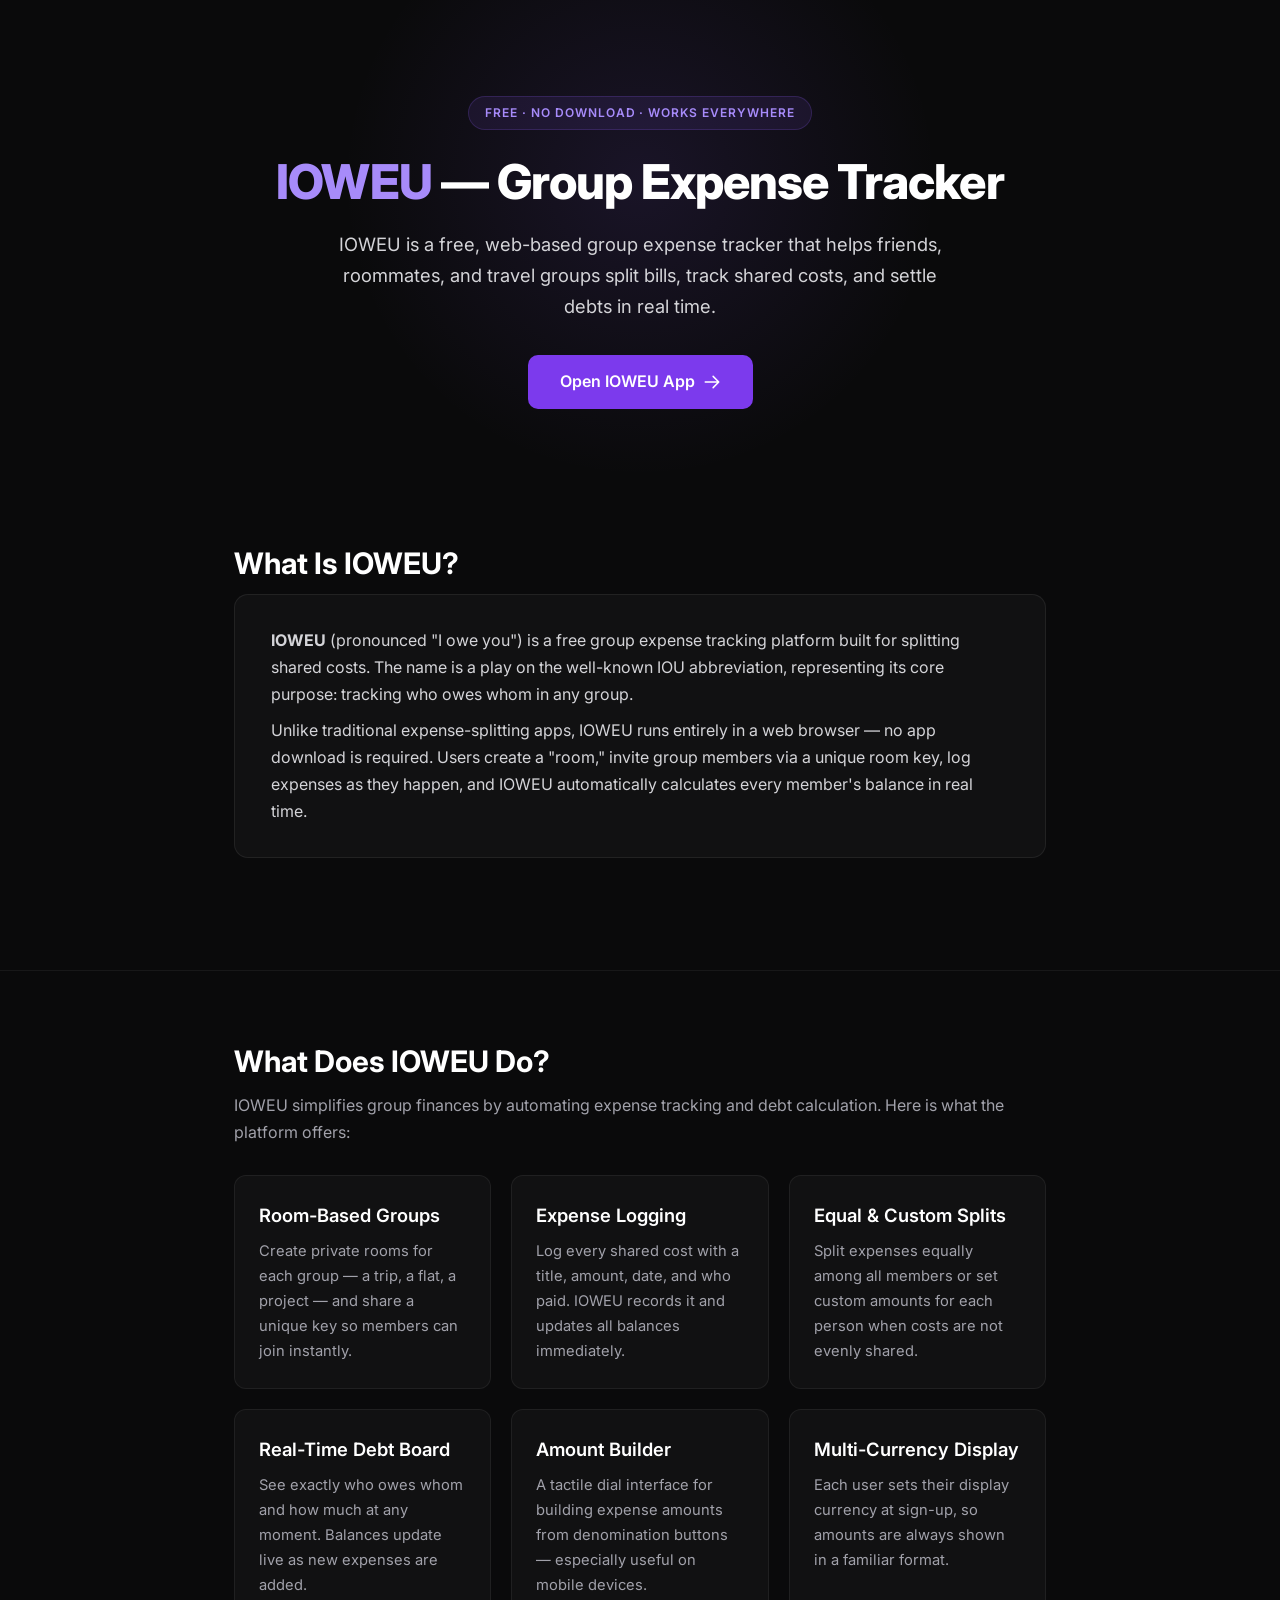
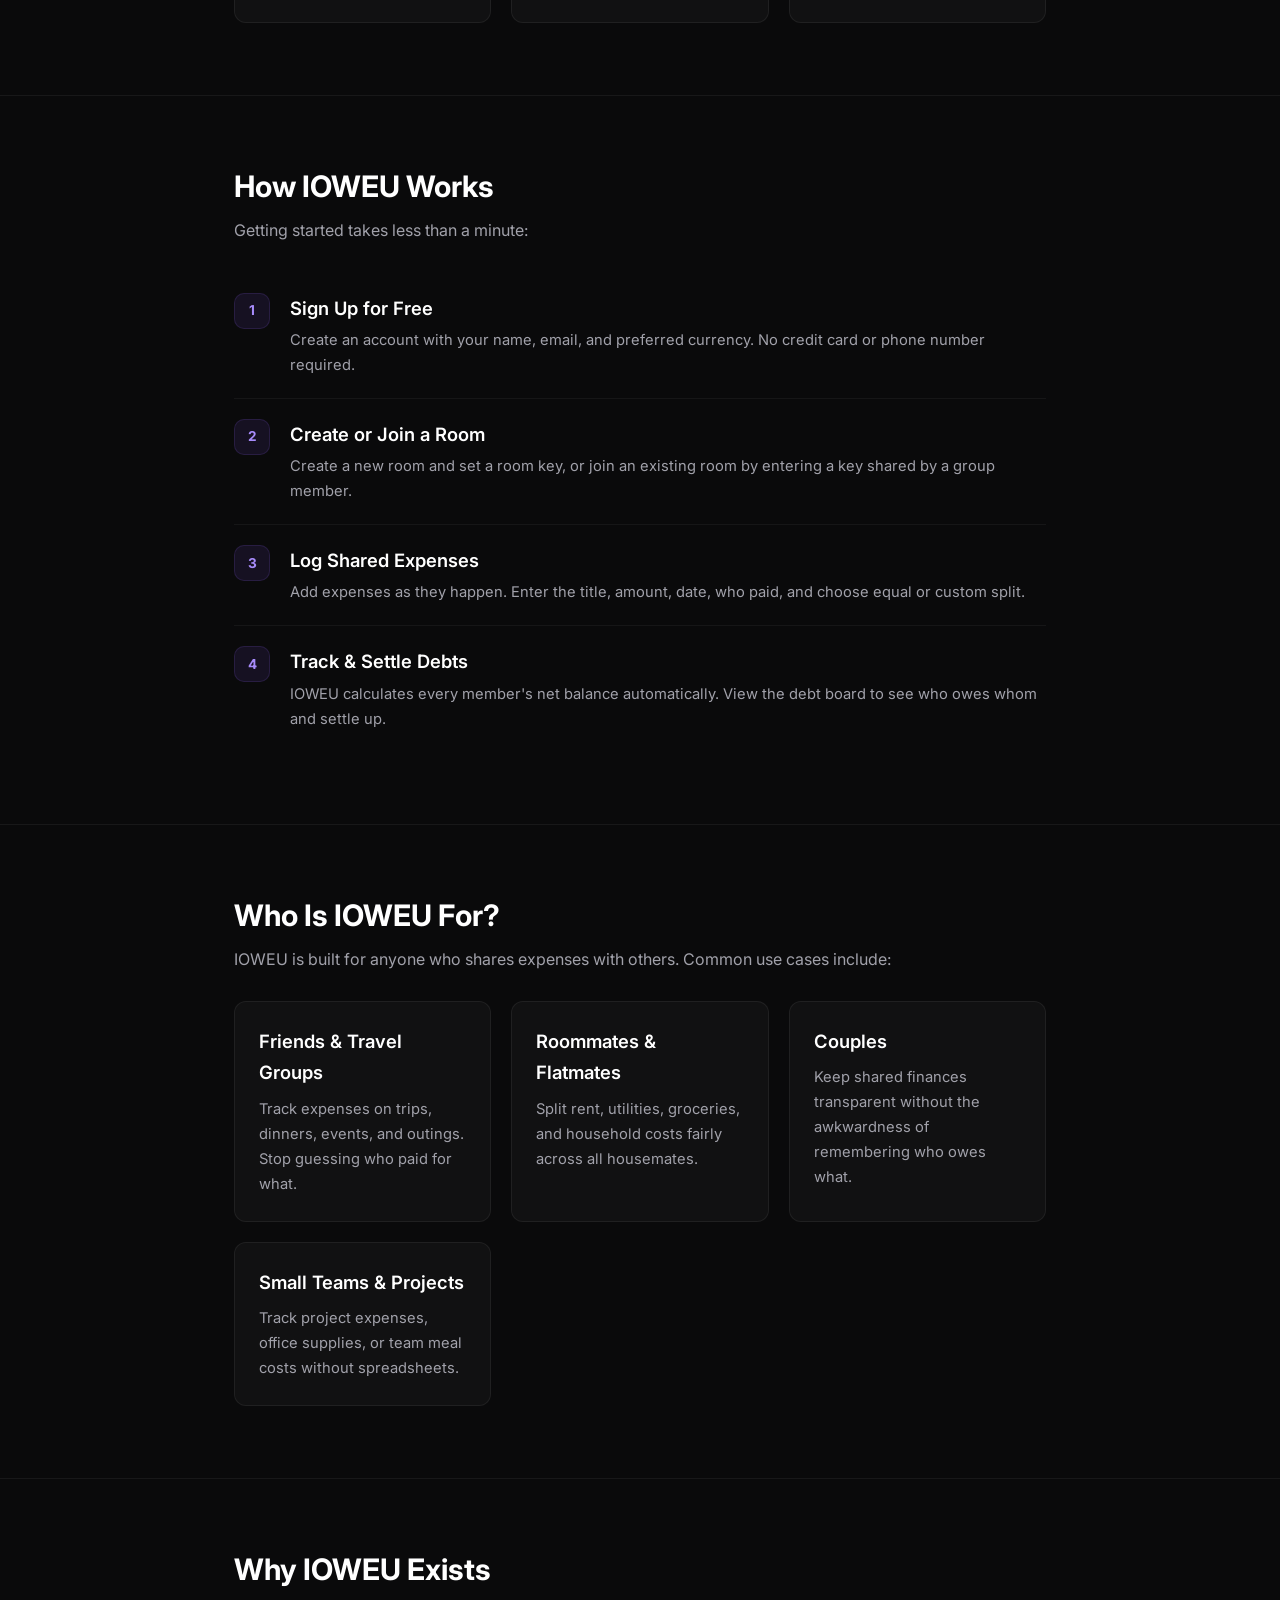
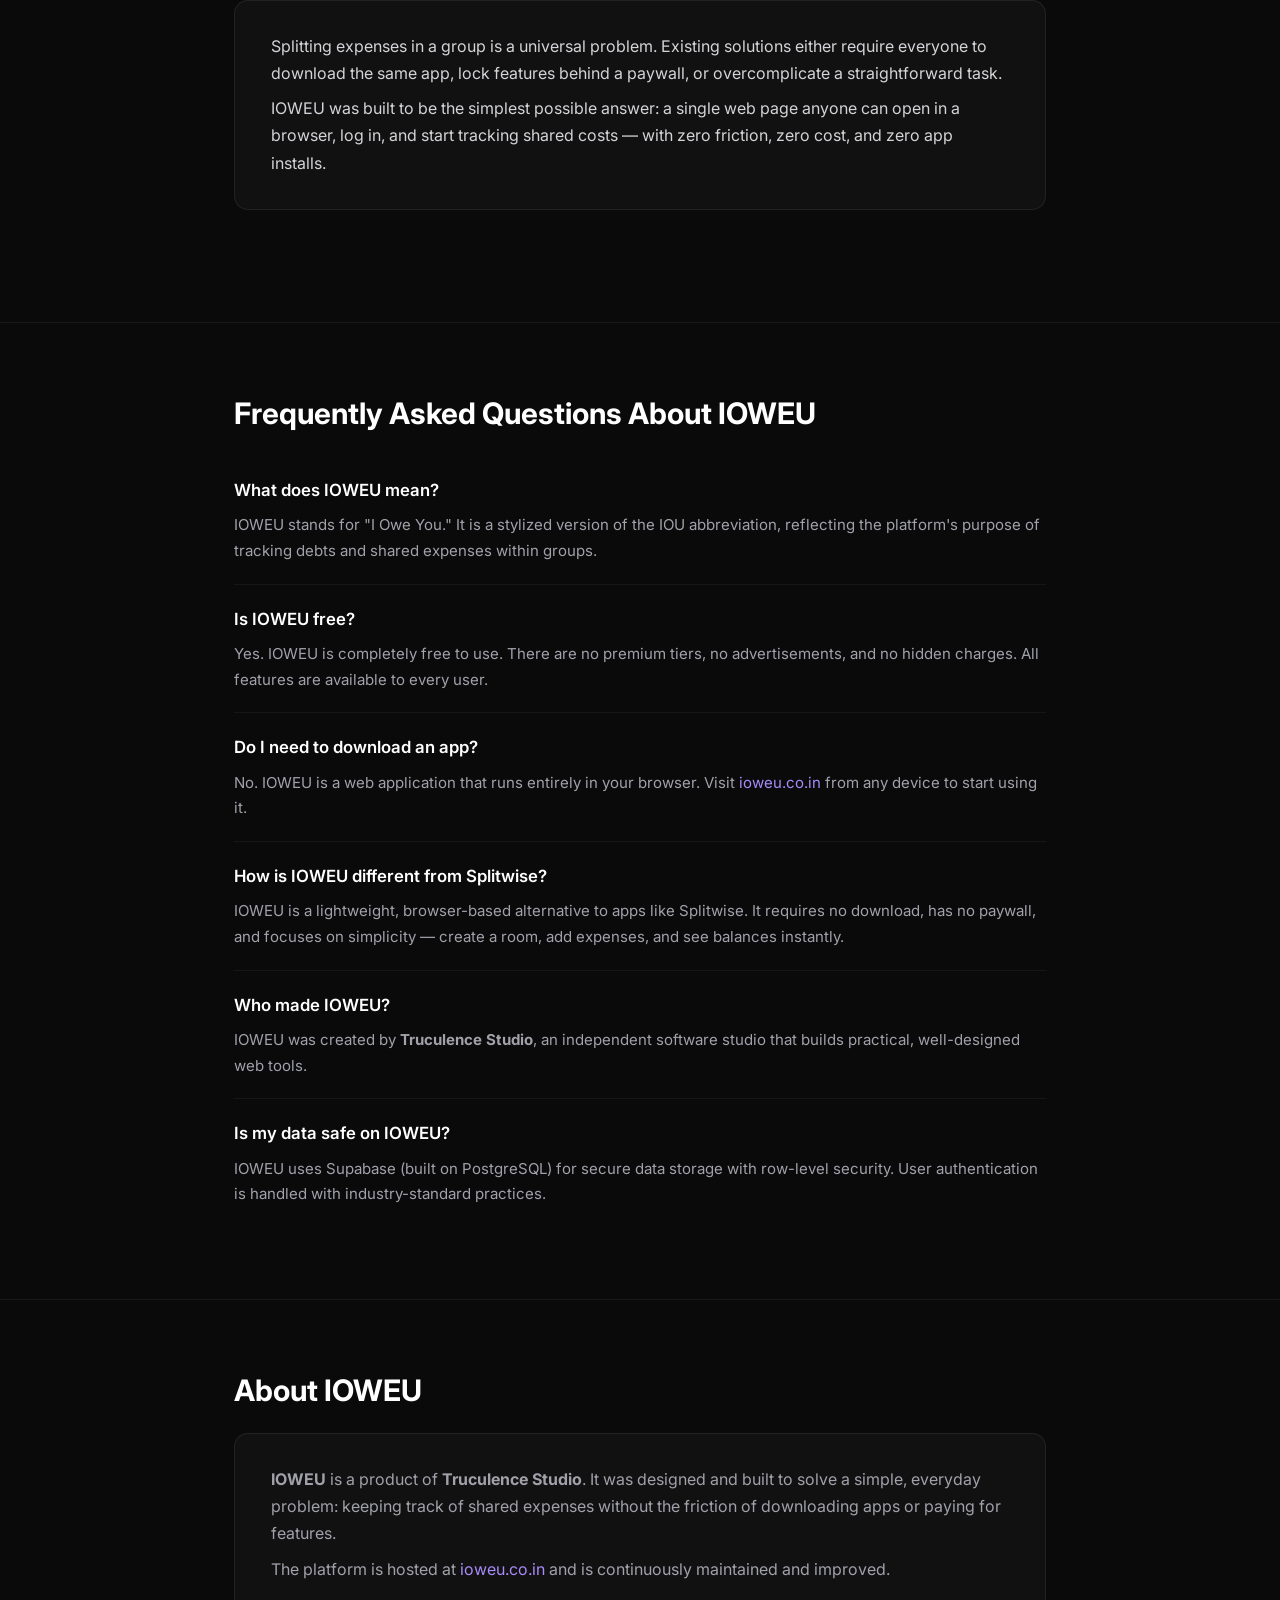
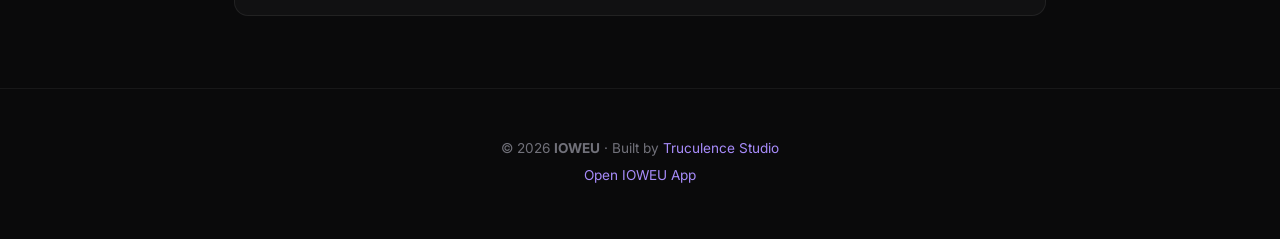
<file: index.html>
<!DOCTYPE html>
<html lang="en">
<head>
  <meta charset="UTF-8">
  <meta name="viewport" content="width=device-width, initial-scale=1.0">

  <!-- Primary Meta Tags -->
  <title>IOWEU — Free Group Expense Tracker | Split Bills &amp; Track Shared Costs</title>
  <meta name="description" content="IOWEU is a free group expense tracker that helps friends, roommates, and travel groups split bills, track shared costs, and settle debts in real time. No app download required.">
  <meta name="keywords" content="IOWEU, IOWEU meaning, IOWEU platform, IOWEU app, group expense tracker, split bills, shared expenses, debt tracker, roommate expenses, travel expense splitter">
  <meta name="author" content="Truculence Studio">
  <meta name="robots" content="index, follow, max-snippet:-1, max-image-preview:large">
  <link rel="canonical" href="https://ioweu.co.in/">

  <!-- Open Graph -->
  <meta property="og:type" content="website">
  <meta property="og:site_name" content="IOWEU">
  <meta property="og:title" content="IOWEU — Free Group Expense Tracker">
  <meta property="og:description" content="Split bills, track shared costs, and settle debts with friends in real time. Free, no app download required.">
  <meta property="og:url" content="https://ioweu.co.in/">
  <meta property="og:image" content="https://ioweu.co.in/expense-tracker/logo/android-chrome-512x512.png">

  <!-- Twitter Card -->
  <meta name="twitter:card" content="summary_large_image">
  <meta name="twitter:title" content="IOWEU — Free Group Expense Tracker">
  <meta name="twitter:description" content="Split bills, track shared costs, and settle debts with friends in real time.">
  <meta name="twitter:image" content="https://ioweu.co.in/expense-tracker/logo/android-chrome-512x512.png">

  <!-- Favicons -->
  <link rel="icon" href="./expense-tracker/logo/favicon.ico" sizes="any">
  <link rel="icon" href="./expense-tracker/logo/favicon-16x16.png" type="image/png" sizes="16x16">
  <link rel="icon" href="./expense-tracker/logo/favicon-32x32.png" type="image/png" sizes="32x32">
  <link rel="apple-touch-icon" href="./expense-tracker/logo/apple-touch-icon.png">

  <!-- Fonts -->
  <link rel="preconnect" href="https://fonts.googleapis.com">
  <link rel="preconnect" href="https://fonts.gstatic.com" crossorigin>
  <link href="https://fonts.googleapis.com/css2?family=Inter:wght@400;500;600;700;800&display=swap" rel="stylesheet">

  <!-- JSON-LD: Organization -->
  <script type="application/ld+json">
  {
    "@context": "https://schema.org",
    "@type": "Organization",
    "name": "IOWEU",
    "alternateName": "ioweu",
    "url": "https://ioweu.co.in",
    "logo": "https://ioweu.co.in/expense-tracker/logo/android-chrome-512x512.png",
    "description": "IOWEU is a free group expense tracker built by Truculence Studio that helps friends, roommates, and travel groups split bills and settle debts in real time.",
    "founder": {
      "@type": "Organization",
      "name": "Truculence Studio"
    },
    "sameAs": []
  }
  </script>

  <!-- JSON-LD: WebSite -->
  <script type="application/ld+json">
  {
    "@context": "https://schema.org",
    "@type": "WebSite",
    "name": "IOWEU",
    "alternateName": "ioweu.co.in",
    "url": "https://ioweu.co.in",
    "description": "Free group expense tracker for splitting bills and settling debts.",
    "publisher": {
      "@type": "Organization",
      "name": "IOWEU"
    }
  }
  </script>

  <!-- JSON-LD: WebApplication -->
  <script type="application/ld+json">
  {
    "@context": "https://schema.org",
    "@type": "WebApplication",
    "name": "IOWEU",
    "url": "https://ioweu.co.in/expense-tracker/",
    "applicationCategory": "FinanceApplication",
    "operatingSystem": "All",
    "browserRequirements": "Requires a modern web browser",
    "offers": {
      "@type": "Offer",
      "price": "0",
      "priceCurrency": "INR"
    },
    "description": "IOWEU is a free web-based group expense tracker. Create rooms, add members, log shared expenses, and see who owes whom — all in real time.",
    "creator": {
      "@type": "Organization",
      "name": "Truculence Studio"
    }
  }
  </script>

  <!-- JSON-LD: FAQPage -->
  <script type="application/ld+json">
  {
    "@context": "https://schema.org",
    "@type": "FAQPage",
    "mainEntity": [
      {
        "@type": "Question",
        "name": "What is IOWEU?",
        "acceptedAnswer": {
          "@type": "Answer",
          "text": "IOWEU is a free, web-based group expense tracker created by Truculence Studio. It helps friends, roommates, and travel groups split bills, log shared expenses, and settle debts in real time — without downloading an app."
        }
      },
      {
        "@type": "Question",
        "name": "What does IOWEU mean?",
        "acceptedAnswer": {
          "@type": "Answer",
          "text": "IOWEU stands for 'I Owe You' — a play on the well-known IOU abbreviation. It represents the core purpose of the platform: tracking who owes whom in a group."
        }
      },
      {
        "@type": "Question",
        "name": "Is IOWEU free to use?",
        "acceptedAnswer": {
          "@type": "Answer",
          "text": "Yes. IOWEU is completely free with no premium tiers, ads, or hidden charges. All features are available to every user."
        }
      },
      {
        "@type": "Question",
        "name": "How does IOWEU work?",
        "acceptedAnswer": {
          "@type": "Answer",
          "text": "Create a room, share the room key with your group, log expenses as they happen, and IOWEU automatically calculates who owes whom. Supports equal and custom splits."
        }
      },
      {
        "@type": "Question",
        "name": "Do I need to download an app to use IOWEU?",
        "acceptedAnswer": {
          "@type": "Answer",
          "text": "No. IOWEU runs entirely in your web browser. There is no app to install — just visit ioweu.co.in and start tracking expenses."
        }
      },
      {
        "@type": "Question",
        "name": "Who created IOWEU?",
        "acceptedAnswer": {
          "@type": "Answer",
          "text": "IOWEU was created by Truculence Studio, an independent software studio focused on building practical, well-designed web tools."
        }
      }
    ]
  }
  </script>

  <style>
    /* ── Reset & Base ─────────────────────────── */
    *, *::before, *::after { margin: 0; padding: 0; box-sizing: border-box; }
    html { scroll-behavior: smooth; }
    body {
      font-family: 'Inter', system-ui, -apple-system, sans-serif;
      background: #0a0a0b;
      color: #e4e4e7;
      line-height: 1.7;
      -webkit-font-smoothing: antialiased;
    }
    a { color: #a78bfa; text-decoration: none; transition: color .2s; }
    a:hover { color: #c4b5fd; }
    img { max-width: 100%; height: auto; display: block; }

    /* ── Layout ───────────────────────────────── */
    .container { max-width: 860px; margin: 0 auto; padding: 0 1.5rem; }
    .section { padding: 4.5rem 0; }
    .section + .section { border-top: 1px solid rgba(255,255,255,.06); }

    /* ── Typography ───────────────────────────── */
    h1 { font-size: clamp(2rem, 5vw, 3rem); font-weight: 800; line-height: 1.15; letter-spacing: -.02em; color: #fff; }
    h2 { font-size: clamp(1.4rem, 3vw, 1.85rem); font-weight: 700; line-height: 1.25; color: #fff; margin-bottom: .75rem; }
    h3 { font-size: 1.15rem; font-weight: 600; color: #d4d4d8; margin-bottom: .5rem; }
    p { color: #a1a1aa; margin-bottom: 1rem; }
    .lead { font-size: 1.15rem; color: #d4d4d8; max-width: 640px; }

    /* ── Hero ──────────────────────────────────── */
    .hero {
      padding: 6rem 0 4rem;
      text-align: center;
      position: relative;
      overflow: hidden;
    }
    .hero::before {
      content: '';
      position: absolute;
      top: -120px; left: 50%; transform: translateX(-50%);
      width: 600px; height: 600px;
      background: radial-gradient(circle, rgba(139,92,246,.12) 0%, transparent 70%);
      pointer-events: none;
    }
    .hero .container { position: relative; z-index: 1; }
    .hero__badge {
      display: inline-block;
      font-size: .75rem;
      font-weight: 600;
      text-transform: uppercase;
      letter-spacing: .08em;
      color: #a78bfa;
      background: rgba(139,92,246,.1);
      border: 1px solid rgba(139,92,246,.2);
      border-radius: 999px;
      padding: .35rem 1rem;
      margin-bottom: 1.5rem;
    }
    .hero h1 { margin-bottom: 1.25rem; }
    .hero h1 .brand { color: #a78bfa; }
    .hero .lead { margin: 0 auto 2rem; }
    .hero__cta {
      display: inline-flex;
      align-items: center;
      gap: .5rem;
      font-size: 1rem;
      font-weight: 600;
      color: #fff;
      background: #7c3aed;
      padding: .85rem 2rem;
      border-radius: 10px;
      transition: background .2s, transform .15s;
    }
    .hero__cta:hover { background: #6d28d9; color: #fff; transform: translateY(-1px); }
    .hero__cta svg { width: 18px; height: 18px; }

    /* ── Definition Box ────────────────────────── */
    .definition-box {
      background: rgba(255,255,255,.03);
      border: 1px solid rgba(255,255,255,.07);
      border-radius: 14px;
      padding: 2rem 2.25rem;
      margin-bottom: 2.5rem;
    }
    .definition-box p { color: #d4d4d8; margin-bottom: .5rem; }
    .definition-box p:last-child { margin-bottom: 0; }

    /* ── Feature Grid ─────────────────────────── */
    .feature-grid {
      display: grid;
      grid-template-columns: repeat(auto-fit, minmax(240px, 1fr));
      gap: 1.25rem;
      margin-top: 1.75rem;
    }
    .feature-card {
      background: rgba(255,255,255,.03);
      border: 1px solid rgba(255,255,255,.06);
      border-radius: 12px;
      padding: 1.5rem;
      transition: border-color .2s, background .2s;
    }
    .feature-card:hover { border-color: rgba(139,92,246,.25); background: rgba(139,92,246,.04); }
    .feature-card h3 { color: #fff; }
    .feature-card p { font-size: .92rem; margin-bottom: 0; }

    /* ── Steps ─────────────────────────────────── */
    .steps { counter-reset: step; margin-top: 1.75rem; }
    .step {
      display: flex;
      gap: 1.25rem;
      align-items: flex-start;
      padding: 1.25rem 0;
    }
    .step + .step { border-top: 1px solid rgba(255,255,255,.05); }
    .step::before {
      counter-increment: step;
      content: counter(step);
      flex-shrink: 0;
      display: flex;
      align-items: center;
      justify-content: center;
      width: 36px; height: 36px;
      border-radius: 10px;
      font-weight: 700;
      font-size: .85rem;
      color: #a78bfa;
      background: rgba(139,92,246,.1);
      border: 1px solid rgba(139,92,246,.15);
    }
    .step h3 { margin-bottom: .25rem; color: #fff; }
    .step p { margin-bottom: 0; font-size: .92rem; }

    /* ── FAQ ───────────────────────────────────── */
    .faq-list { margin-top: 1.5rem; }
    .faq-item { padding: 1.25rem 0; }
    .faq-item + .faq-item { border-top: 1px solid rgba(255,255,255,.05); }
    .faq-item h3 { color: #fff; font-size: 1.05rem; }
    .faq-item p { margin-bottom: 0; font-size: .94rem; }

    /* ── About ─────────────────────────────────── */
    .about-box {
      background: rgba(255,255,255,.03);
      border: 1px solid rgba(255,255,255,.07);
      border-radius: 14px;
      padding: 2rem 2.25rem;
      margin-top: 1.5rem;
    }
    .about-box p { margin-bottom: .5rem; }
    .about-box p:last-child { margin-bottom: 0; }

    /* ── Footer ────────────────────────────────── */
    .site-footer {
      padding: 3rem 0;
      border-top: 1px solid rgba(255,255,255,.06);
      text-align: center;
    }
    .site-footer p { font-size: .85rem; color: #71717a; margin-bottom: .25rem; }
    .site-footer a { color: #a78bfa; }

    /* ── Responsive ────────────────────────────── */
    @media (max-width: 640px) {
      .hero { padding: 4rem 0 3rem; }
      .section { padding: 3rem 0; }
      .definition-box, .about-box { padding: 1.5rem; }
      .feature-grid { grid-template-columns: 1fr; }
    }
  </style>
</head>
<body>

  <!-- ════════════════════════════════════════════
       HERO — Direct answer to "What is IOWEU?"
       ════════════════════════════════════════════ -->
  <header class="hero" id="hero">
    <div class="container">
      <span class="hero__badge">Free · No Download · Works Everywhere</span>
      <h1><span class="brand">IOWEU</span> — Group Expense Tracker</h1>
      <p class="lead">IOWEU is a free, web-based group expense tracker that helps friends, roommates, and travel groups split bills, track shared costs, and settle debts in real time.</p>
      <a href="./expense-tracker/" class="hero__cta" id="cta-open-app">
        Open IOWEU App
        <svg xmlns="http://www.w3.org/2000/svg" fill="none" viewBox="0 0 24 24" stroke-width="2" stroke="currentColor"><path stroke-linecap="round" stroke-linejoin="round" d="M13.5 4.5 21 12m0 0-7.5 7.5M21 12H3"/></svg>
      </a>
    </div>
  </header>

  <main>
    <!-- ════════════════════════════════════════
         WHAT IS IOWEU
         ════════════════════════════════════════ -->
    <section class="section" id="what-is-ioweu">
      <div class="container">
        <h2>What Is IOWEU?</h2>
        <div class="definition-box">
          <p><strong>IOWEU</strong> (pronounced "I owe you") is a free group expense tracking platform built for splitting shared costs. The name is a play on the well-known IOU abbreviation, representing its core purpose: tracking who owes whom in any group.</p>
          <p>Unlike traditional expense-splitting apps, IOWEU runs entirely in a web browser — no app download is required. Users create a "room," invite group members via a unique room key, log expenses as they happen, and IOWEU automatically calculates every member's balance in real time.</p>
        </div>
      </div>
    </section>

    <!-- ════════════════════════════════════════
         WHAT DOES IOWEU DO
         ════════════════════════════════════════ -->
    <section class="section" id="what-does-ioweu-do">
      <div class="container">
        <h2>What Does IOWEU Do?</h2>
        <p>IOWEU simplifies group finances by automating expense tracking and debt calculation. Here is what the platform offers:</p>
        <div class="feature-grid">
          <div class="feature-card">
            <h3>Room-Based Groups</h3>
            <p>Create private rooms for each group — a trip, a flat, a project — and share a unique key so members can join instantly.</p>
          </div>
          <div class="feature-card">
            <h3>Expense Logging</h3>
            <p>Log every shared cost with a title, amount, date, and who paid. IOWEU records it and updates all balances immediately.</p>
          </div>
          <div class="feature-card">
            <h3>Equal &amp; Custom Splits</h3>
            <p>Split expenses equally among all members or set custom amounts for each person when costs are not evenly shared.</p>
          </div>
          <div class="feature-card">
            <h3>Real-Time Debt Board</h3>
            <p>See exactly who owes whom and how much at any moment. Balances update live as new expenses are added.</p>
          </div>
          <div class="feature-card">
            <h3>Amount Builder</h3>
            <p>A tactile dial interface for building expense amounts from denomination buttons — especially useful on mobile devices.</p>
          </div>
          <div class="feature-card">
            <h3>Multi-Currency Display</h3>
            <p>Each user sets their display currency at sign-up, so amounts are always shown in a familiar format.</p>
          </div>
        </div>
      </div>
    </section>

    <!-- ════════════════════════════════════════
         HOW IOWEU WORKS
         ════════════════════════════════════════ -->
    <section class="section" id="how-ioweu-works">
      <div class="container">
        <h2>How IOWEU Works</h2>
        <p>Getting started takes less than a minute:</p>
        <div class="steps">
          <div class="step">
            <div>
              <h3>Sign Up for Free</h3>
              <p>Create an account with your name, email, and preferred currency. No credit card or phone number required.</p>
            </div>
          </div>
          <div class="step">
            <div>
              <h3>Create or Join a Room</h3>
              <p>Create a new room and set a room key, or join an existing room by entering a key shared by a group member.</p>
            </div>
          </div>
          <div class="step">
            <div>
              <h3>Log Shared Expenses</h3>
              <p>Add expenses as they happen. Enter the title, amount, date, who paid, and choose equal or custom split.</p>
            </div>
          </div>
          <div class="step">
            <div>
              <h3>Track &amp; Settle Debts</h3>
              <p>IOWEU calculates every member's net balance automatically. View the debt board to see who owes whom and settle up.</p>
            </div>
          </div>
        </div>
      </div>
    </section>

    <!-- ════════════════════════════════════════
         WHO IS IOWEU FOR
         ════════════════════════════════════════ -->
    <section class="section" id="who-is-ioweu-for">
      <div class="container">
        <h2>Who Is IOWEU For?</h2>
        <p>IOWEU is built for anyone who shares expenses with others. Common use cases include:</p>
        <div class="feature-grid">
          <div class="feature-card">
            <h3>Friends &amp; Travel Groups</h3>
            <p>Track expenses on trips, dinners, events, and outings. Stop guessing who paid for what.</p>
          </div>
          <div class="feature-card">
            <h3>Roommates &amp; Flatmates</h3>
            <p>Split rent, utilities, groceries, and household costs fairly across all housemates.</p>
          </div>
          <div class="feature-card">
            <h3>Couples</h3>
            <p>Keep shared finances transparent without the awkwardness of remembering who owes what.</p>
          </div>
          <div class="feature-card">
            <h3>Small Teams &amp; Projects</h3>
            <p>Track project expenses, office supplies, or team meal costs without spreadsheets.</p>
          </div>
        </div>
      </div>
    </section>

    <!-- ════════════════════════════════════════
         WHY IOWEU EXISTS
         ════════════════════════════════════════ -->
    <section class="section" id="why-ioweu-exists">
      <div class="container">
        <h2>Why IOWEU Exists</h2>
        <div class="definition-box">
          <p>Splitting expenses in a group is a universal problem. Existing solutions either require everyone to download the same app, lock features behind a paywall, or overcomplicate a straightforward task.</p>
          <p>IOWEU was built to be the simplest possible answer: a single web page anyone can open in a browser, log in, and start tracking shared costs — with zero friction, zero cost, and zero app installs.</p>
        </div>
      </div>
    </section>

    <!-- ════════════════════════════════════════
         FAQ — Optimized for AI extraction
         ════════════════════════════════════════ -->
    <section class="section" id="faq">
      <div class="container">
        <h2>Frequently Asked Questions About IOWEU</h2>
        <div class="faq-list">
          <div class="faq-item">
            <h3>What does IOWEU mean?</h3>
            <p>IOWEU stands for "I Owe You." It is a stylized version of the IOU abbreviation, reflecting the platform's purpose of tracking debts and shared expenses within groups.</p>
          </div>
          <div class="faq-item">
            <h3>Is IOWEU free?</h3>
            <p>Yes. IOWEU is completely free to use. There are no premium tiers, no advertisements, and no hidden charges. All features are available to every user.</p>
          </div>
          <div class="faq-item">
            <h3>Do I need to download an app?</h3>
            <p>No. IOWEU is a web application that runs entirely in your browser. Visit <a href="https://ioweu.co.in/expense-tracker/">ioweu.co.in</a> from any device to start using it.</p>
          </div>
          <div class="faq-item">
            <h3>How is IOWEU different from Splitwise?</h3>
            <p>IOWEU is a lightweight, browser-based alternative to apps like Splitwise. It requires no download, has no paywall, and focuses on simplicity — create a room, add expenses, and see balances instantly.</p>
          </div>
          <div class="faq-item">
            <h3>Who made IOWEU?</h3>
            <p>IOWEU was created by <strong>Truculence Studio</strong>, an independent software studio that builds practical, well-designed web tools.</p>
          </div>
          <div class="faq-item">
            <h3>Is my data safe on IOWEU?</h3>
            <p>IOWEU uses Supabase (built on PostgreSQL) for secure data storage with row-level security. User authentication is handled with industry-standard practices.</p>
          </div>
        </div>
      </div>
    </section>

    <!-- ════════════════════════════════════════
         ABOUT
         ════════════════════════════════════════ -->
    <section class="section" id="about">
      <div class="container">
        <h2>About IOWEU</h2>
        <div class="about-box">
          <p><strong>IOWEU</strong> is a product of <strong>Truculence Studio</strong>. It was designed and built to solve a simple, everyday problem: keeping track of shared expenses without the friction of downloading apps or paying for features.</p>
          <p>The platform is hosted at <a href="https://ioweu.co.in">ioweu.co.in</a> and is continuously maintained and improved.</p>
        </div>
      </div>
    </section>
  </main>

  <!-- ════════════════════════════════════════════
       FOOTER
       ════════════════════════════════════════════ -->
  <footer class="site-footer" id="site-footer">
    <div class="container">
      <p>&copy; 2026 <strong>IOWEU</strong> · Built by <a href="https://truculence.co.in" rel="noopener">Truculence Studio</a></p>
      <p><a href="./expense-tracker/">Open IOWEU App</a></p>
    </div>
  </footer>

</body>
</html>
</file>
